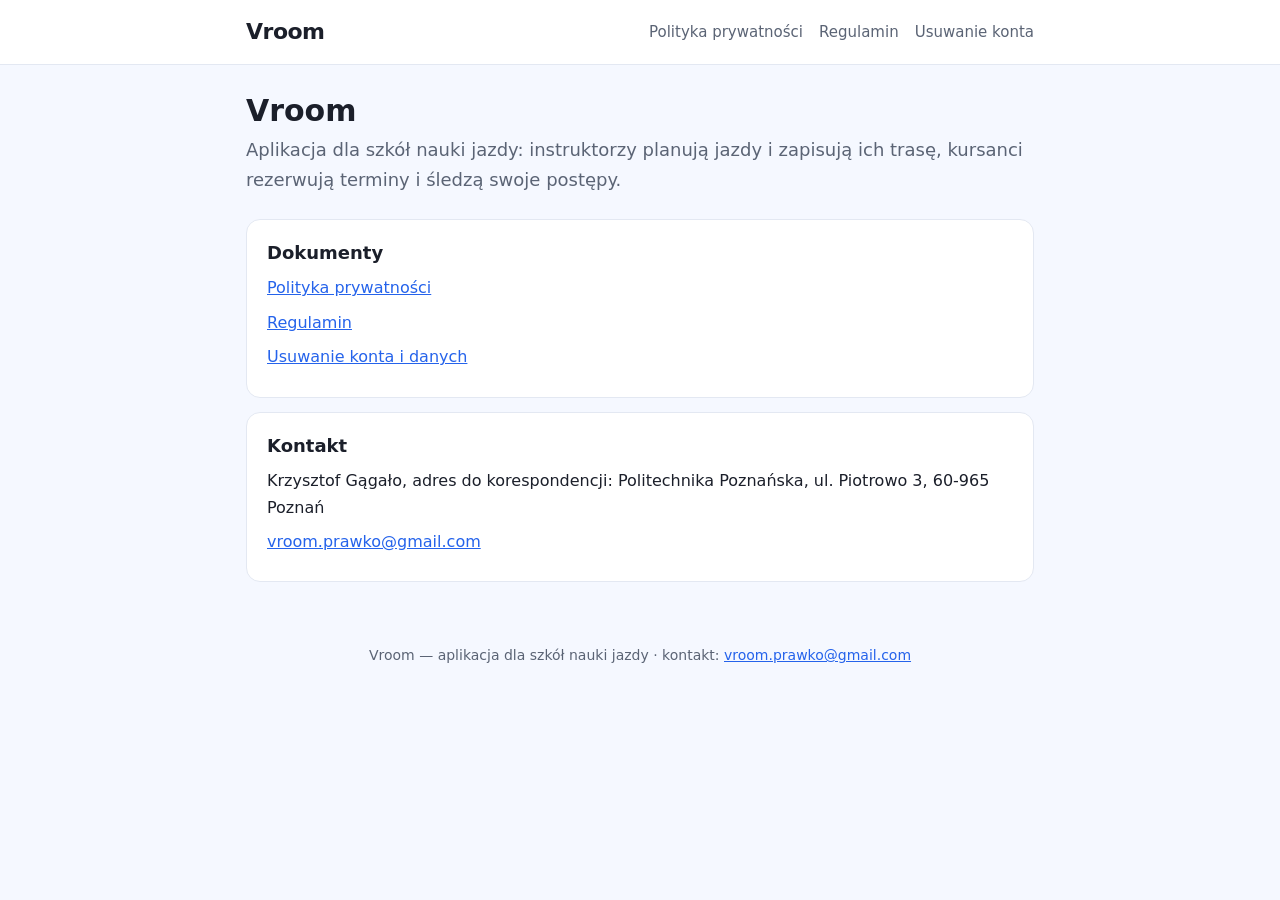
<file: index.html>
<!doctype html>
<html lang="pl"><head><meta charset="utf-8"><meta name="viewport" content="width=device-width,initial-scale=1">
<title>Vroom — Vroom</title><link rel="stylesheet" href="style.css"></head>
<body><header><div class="wrap"><a class="logo" href="index.html">Vroom</a><nav><a href="polityka-prywatnosci.html">Polityka prywatności</a><a href="regulamin.html">Regulamin</a><a href="usuwanie-konta.html">Usuwanie konta</a></nav></div></header>
<main><div class="wrap">
<h1>Vroom</h1>
<p class=lead>Aplikacja dla szkół nauki jazdy: instruktorzy planują jazdy i zapisują ich trasę, kursanci rezerwują terminy i śledzą swoje postępy.</p>
<section><h2>Dokumenty</h2><p><a href="polityka-prywatnosci.html">Polityka prywatności</a></p><p><a href="regulamin.html">Regulamin</a></p><p><a href="usuwanie-konta.html">Usuwanie konta i danych</a></p></section>
<section><h2>Kontakt</h2><p>Krzysztof Gągało, adres do korespondencji: Politechnika Poznańska, ul. Piotrowo 3, 60-965 Poznań</p><p><a href="mailto:vroom.prawko@gmail.com">vroom.prawko@gmail.com</a></p></section>
</div></main>
<footer>Vroom — aplikacja dla szkół nauki jazdy · kontakt: <a href="mailto:vroom.prawko@gmail.com">vroom.prawko@gmail.com</a></footer>
</body></html>
</file>
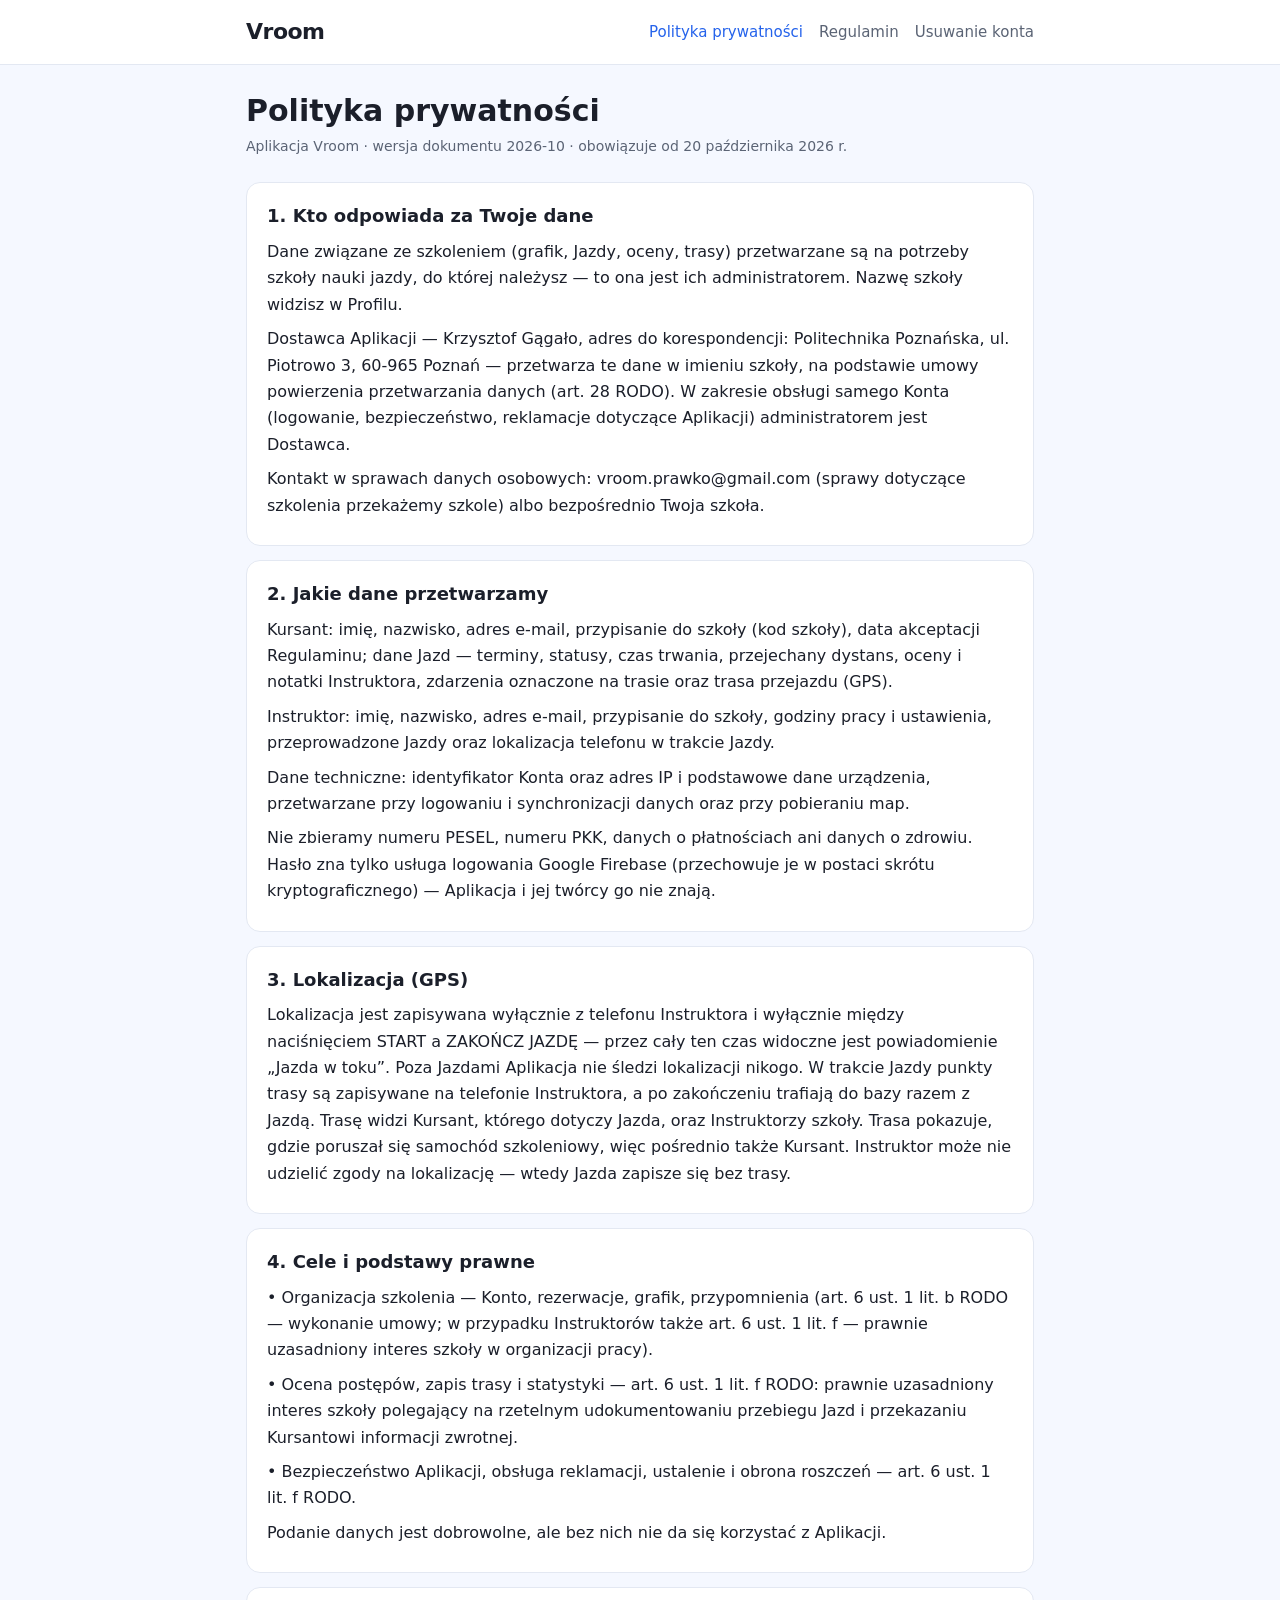
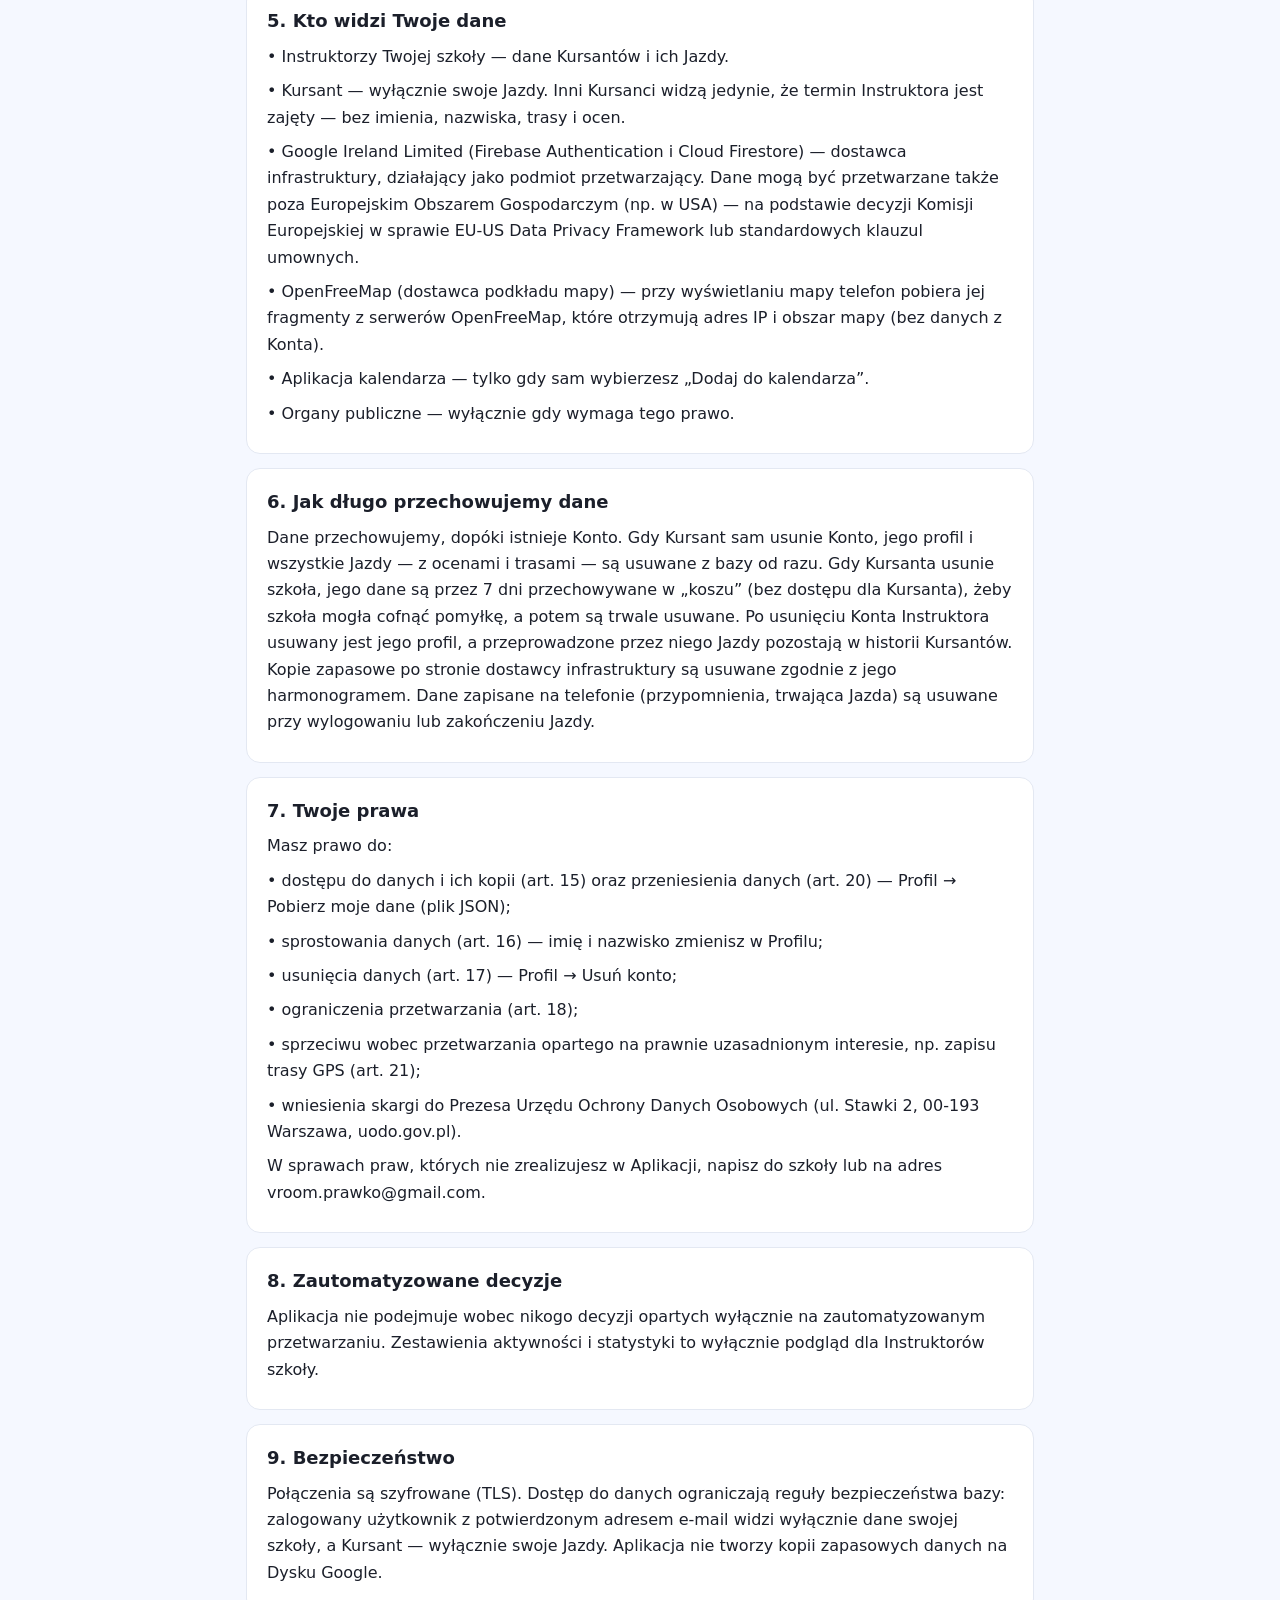
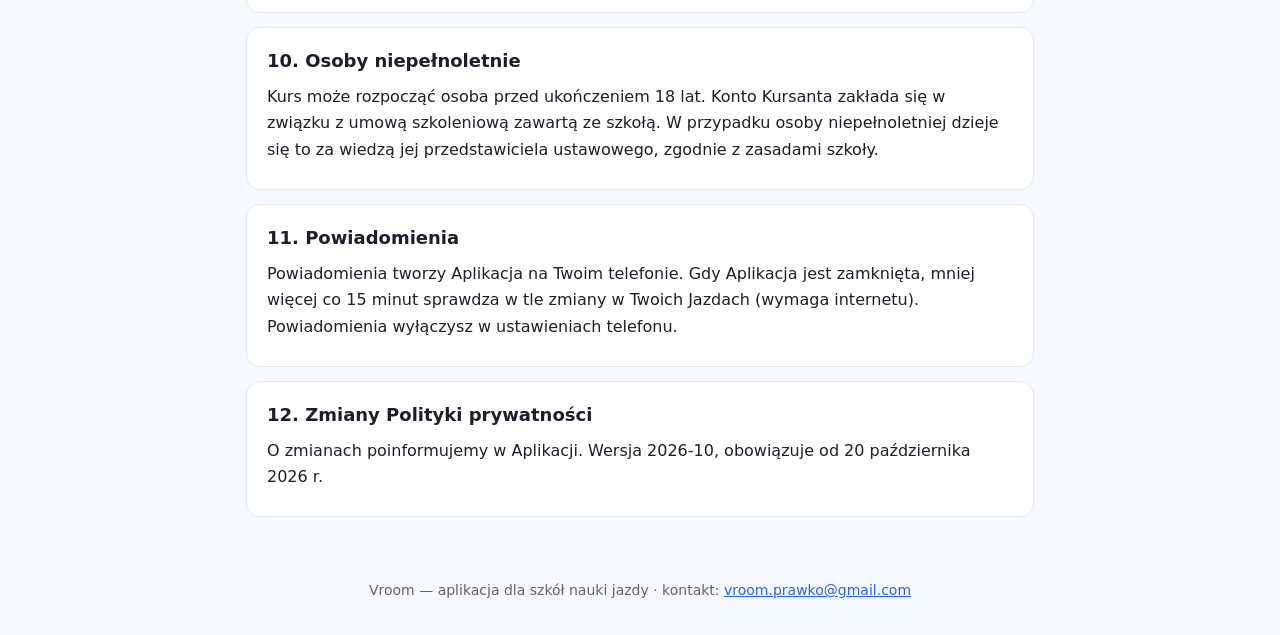
<file: polityka-prywatnosci.html>
<!doctype html>
<html lang="pl"><head><meta charset="utf-8"><meta name="viewport" content="width=device-width,initial-scale=1">
<title>Polityka prywatności — Vroom</title><link rel="stylesheet" href="style.css"></head>
<body><header><div class="wrap"><a class="logo" href="index.html">Vroom</a><nav><a href="polityka-prywatnosci.html" class=on>Polityka prywatności</a><a href="regulamin.html">Regulamin</a><a href="usuwanie-konta.html">Usuwanie konta</a></nav></div></header>
<main><div class="wrap"><h1>Polityka prywatności</h1><p class=meta>Aplikacja Vroom · wersja dokumentu 2026-10 · obowiązuje od 20 października 2026 r.</p><section><h2>1. Kto odpowiada za Twoje dane</h2><p>Dane związane ze szkoleniem (grafik, Jazdy, oceny, trasy) przetwarzane są na potrzeby szkoły nauki jazdy, do której należysz — to ona jest ich administratorem. Nazwę szkoły widzisz w Profilu.</p><p>Dostawca Aplikacji — Krzysztof Gągało, adres do korespondencji: Politechnika Poznańska, ul. Piotrowo 3, 60-965 Poznań — przetwarza te dane w imieniu szkoły, na podstawie umowy powierzenia przetwarzania danych (art. 28 RODO). W zakresie obsługi samego Konta (logowanie, bezpieczeństwo, reklamacje dotyczące Aplikacji) administratorem jest Dostawca.</p><p>Kontakt w sprawach danych osobowych: vroom.prawko@gmail.com (sprawy dotyczące szkolenia przekażemy szkole) albo bezpośrednio Twoja szkoła.</p></section><section><h2>2. Jakie dane przetwarzamy</h2><p>Kursant: imię, nazwisko, adres e-mail, przypisanie do szkoły (kod szkoły), data akceptacji Regulaminu; dane Jazd — terminy, statusy, czas trwania, przejechany dystans, oceny i notatki Instruktora, zdarzenia oznaczone na trasie oraz trasa przejazdu (GPS).</p><p>Instruktor: imię, nazwisko, adres e-mail, przypisanie do szkoły, godziny pracy i ustawienia, przeprowadzone Jazdy oraz lokalizacja telefonu w trakcie Jazdy.</p><p>Dane techniczne: identyfikator Konta oraz adres IP i podstawowe dane urządzenia, przetwarzane przy logowaniu i synchronizacji danych oraz przy pobieraniu map.</p><p>Nie zbieramy numeru PESEL, numeru PKK, danych o płatnościach ani danych o zdrowiu. Hasło zna tylko usługa logowania Google Firebase (przechowuje je w postaci skrótu kryptograficznego) — Aplikacja i jej twórcy go nie znają.</p></section><section><h2>3. Lokalizacja (GPS)</h2><p>Lokalizacja jest zapisywana wyłącznie z telefonu Instruktora i wyłącznie między naciśnięciem START a ZAKOŃCZ JAZDĘ — przez cały ten czas widoczne jest powiadomienie „Jazda w toku”. Poza Jazdami Aplikacja nie śledzi lokalizacji nikogo. W trakcie Jazdy punkty trasy są zapisywane na telefonie Instruktora, a po zakończeniu trafiają do bazy razem z Jazdą. Trasę widzi Kursant, którego dotyczy Jazda, oraz Instruktorzy szkoły. Trasa pokazuje, gdzie poruszał się samochód szkoleniowy, więc pośrednio także Kursant. Instruktor może nie udzielić zgody na lokalizację — wtedy Jazda zapisze się bez trasy.</p></section><section><h2>4. Cele i podstawy prawne</h2><p>• Organizacja szkolenia — Konto, rezerwacje, grafik, przypomnienia (art. 6 ust. 1 lit. b RODO — wykonanie umowy; w przypadku Instruktorów także art. 6 ust. 1 lit. f — prawnie uzasadniony interes szkoły w organizacji pracy).</p><p>• Ocena postępów, zapis trasy i statystyki — art. 6 ust. 1 lit. f RODO: prawnie uzasadniony interes szkoły polegający na rzetelnym udokumentowaniu przebiegu Jazd i przekazaniu Kursantowi informacji zwrotnej.</p><p>• Bezpieczeństwo Aplikacji, obsługa reklamacji, ustalenie i obrona roszczeń — art. 6 ust. 1 lit. f RODO.</p><p>Podanie danych jest dobrowolne, ale bez nich nie da się korzystać z Aplikacji.</p></section><section><h2>5. Kto widzi Twoje dane</h2><p>• Instruktorzy Twojej szkoły — dane Kursantów i ich Jazdy.</p><p>• Kursant — wyłącznie swoje Jazdy. Inni Kursanci widzą jedynie, że termin Instruktora jest zajęty — bez imienia, nazwiska, trasy i ocen.</p><p>• Google Ireland Limited (Firebase Authentication i Cloud Firestore) — dostawca infrastruktury, działający jako podmiot przetwarzający. Dane mogą być przetwarzane także poza Europejskim Obszarem Gospodarczym (np. w USA) — na podstawie decyzji Komisji Europejskiej w sprawie EU-US Data Privacy Framework lub standardowych klauzul umownych.</p><p>• OpenFreeMap (dostawca podkładu mapy) — przy wyświetlaniu mapy telefon pobiera jej fragmenty z serwerów OpenFreeMap, które otrzymują adres IP i obszar mapy (bez danych z Konta).</p><p>• Aplikacja kalendarza — tylko gdy sam wybierzesz „Dodaj do kalendarza”.</p><p>• Organy publiczne — wyłącznie gdy wymaga tego prawo.</p></section><section><h2>6. Jak długo przechowujemy dane</h2><p>Dane przechowujemy, dopóki istnieje Konto. Gdy Kursant sam usunie Konto, jego profil i wszystkie Jazdy — z ocenami i trasami — są usuwane z bazy od razu. Gdy Kursanta usunie szkoła, jego dane są przez 7 dni przechowywane w „koszu” (bez dostępu dla Kursanta), żeby szkoła mogła cofnąć pomyłkę, a potem są trwale usuwane. Po usunięciu Konta Instruktora usuwany jest jego profil, a przeprowadzone przez niego Jazdy pozostają w historii Kursantów. Kopie zapasowe po stronie dostawcy infrastruktury są usuwane zgodnie z jego harmonogramem. Dane zapisane na telefonie (przypomnienia, trwająca Jazda) są usuwane przy wylogowaniu lub zakończeniu Jazdy.</p></section><section><h2>7. Twoje prawa</h2><p>Masz prawo do:</p><p>• dostępu do danych i ich kopii (art. 15) oraz przeniesienia danych (art. 20) — Profil → Pobierz moje dane (plik JSON);</p><p>• sprostowania danych (art. 16) — imię i nazwisko zmienisz w Profilu;</p><p>• usunięcia danych (art. 17) — Profil → Usuń konto;</p><p>• ograniczenia przetwarzania (art. 18);</p><p>• sprzeciwu wobec przetwarzania opartego na prawnie uzasadnionym interesie, np. zapisu trasy GPS (art. 21);</p><p>• wniesienia skargi do Prezesa Urzędu Ochrony Danych Osobowych (ul. Stawki 2, 00-193 Warszawa, uodo.gov.pl).</p><p>W sprawach praw, których nie zrealizujesz w Aplikacji, napisz do szkoły lub na adres vroom.prawko@gmail.com.</p></section><section><h2>8. Zautomatyzowane decyzje</h2><p>Aplikacja nie podejmuje wobec nikogo decyzji opartych wyłącznie na zautomatyzowanym przetwarzaniu. Zestawienia aktywności i statystyki to wyłącznie podgląd dla Instruktorów szkoły.</p></section><section><h2>9. Bezpieczeństwo</h2><p>Połączenia są szyfrowane (TLS). Dostęp do danych ograniczają reguły bezpieczeństwa bazy: zalogowany użytkownik z potwierdzonym adresem e-mail widzi wyłącznie dane swojej szkoły, a Kursant — wyłącznie swoje Jazdy. Aplikacja nie tworzy kopii zapasowych danych na Dysku Google.</p></section><section><h2>10. Osoby niepełnoletnie</h2><p>Kurs może rozpocząć osoba przed ukończeniem 18 lat. Konto Kursanta zakłada się w związku z umową szkoleniową zawartą ze szkołą. W przypadku osoby niepełnoletniej dzieje się to za wiedzą jej przedstawiciela ustawowego, zgodnie z zasadami szkoły.</p></section><section><h2>11. Powiadomienia</h2><p>Powiadomienia tworzy Aplikacja na Twoim telefonie. Gdy Aplikacja jest zamknięta, mniej więcej co 15 minut sprawdza w tle zmiany w Twoich Jazdach (wymaga internetu). Powiadomienia wyłączysz w ustawieniach telefonu.</p></section><section><h2>12. Zmiany Polityki prywatności</h2><p>O zmianach poinformujemy w Aplikacji. Wersja 2026-10, obowiązuje od 20 października 2026 r.</p></section></div></main>
<footer>Vroom — aplikacja dla szkół nauki jazdy · kontakt: <a href="mailto:vroom.prawko@gmail.com">vroom.prawko@gmail.com</a></footer>
</body></html>
</file>
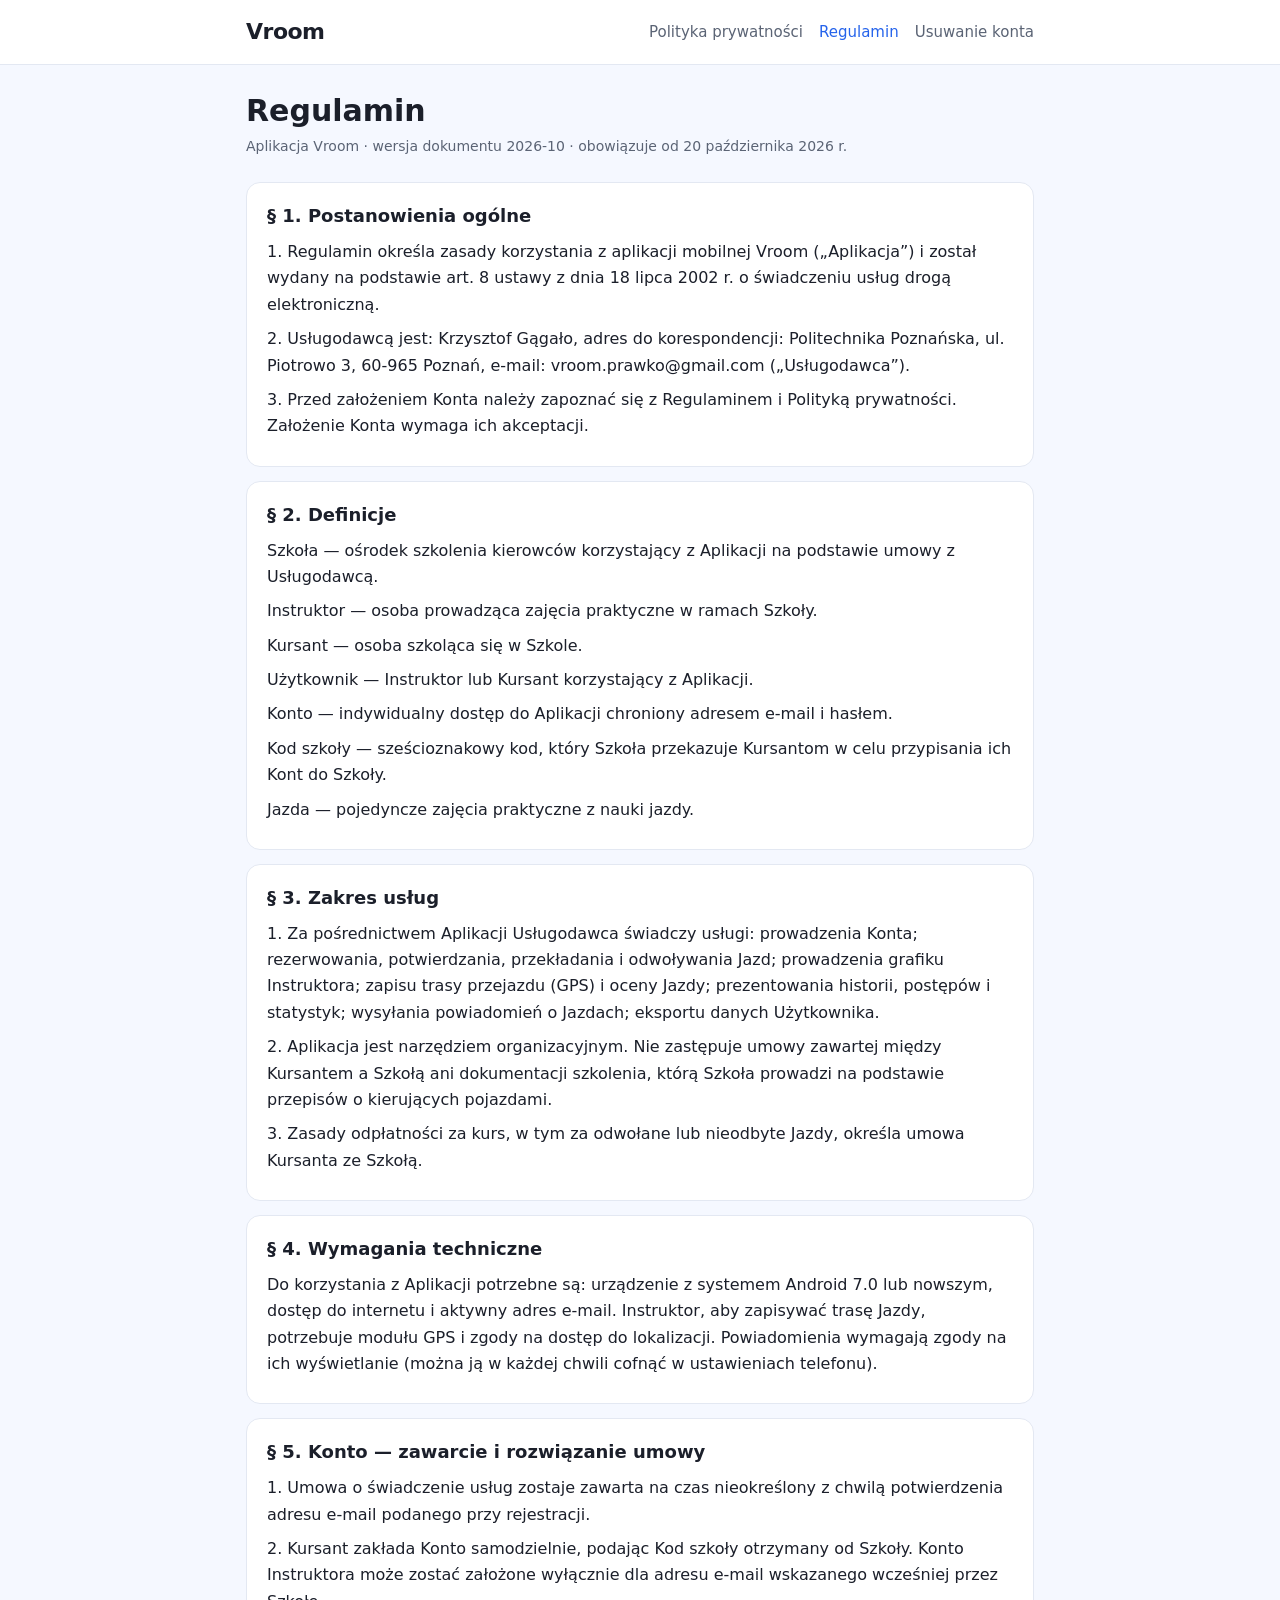
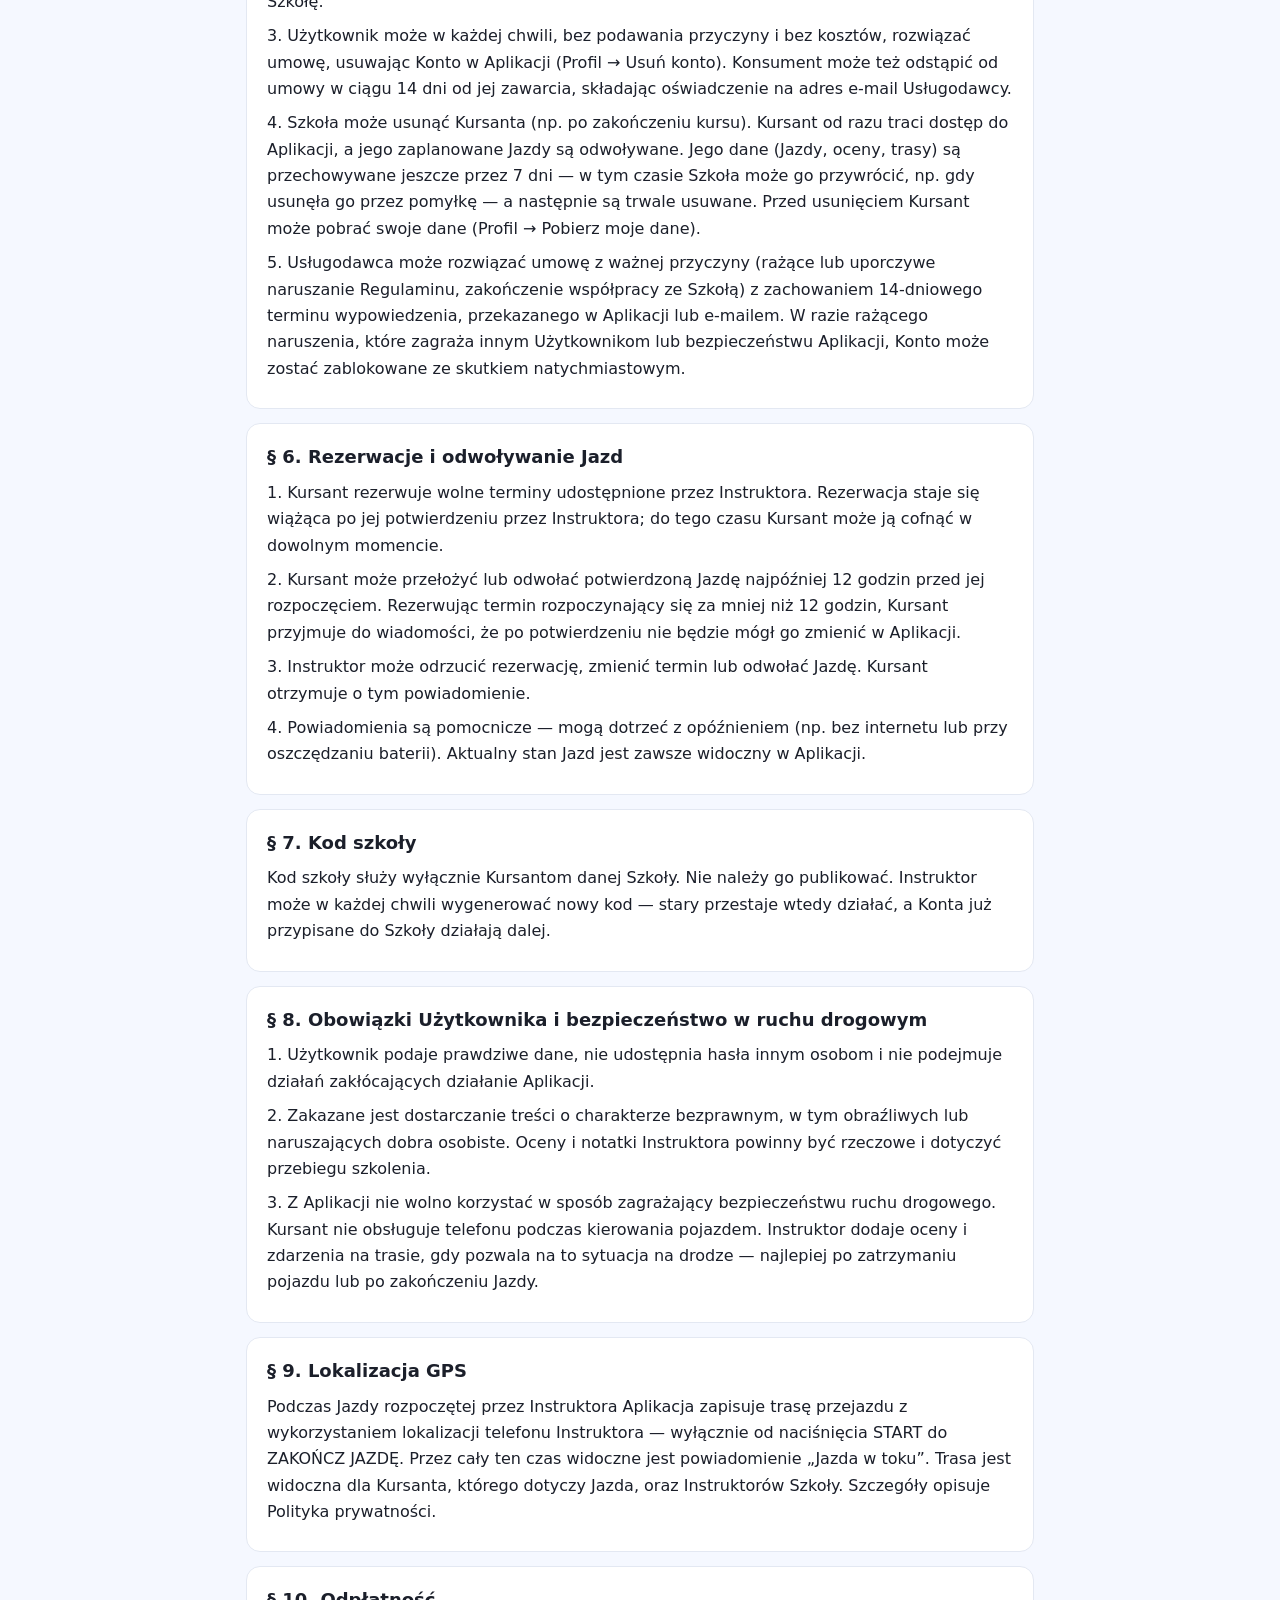
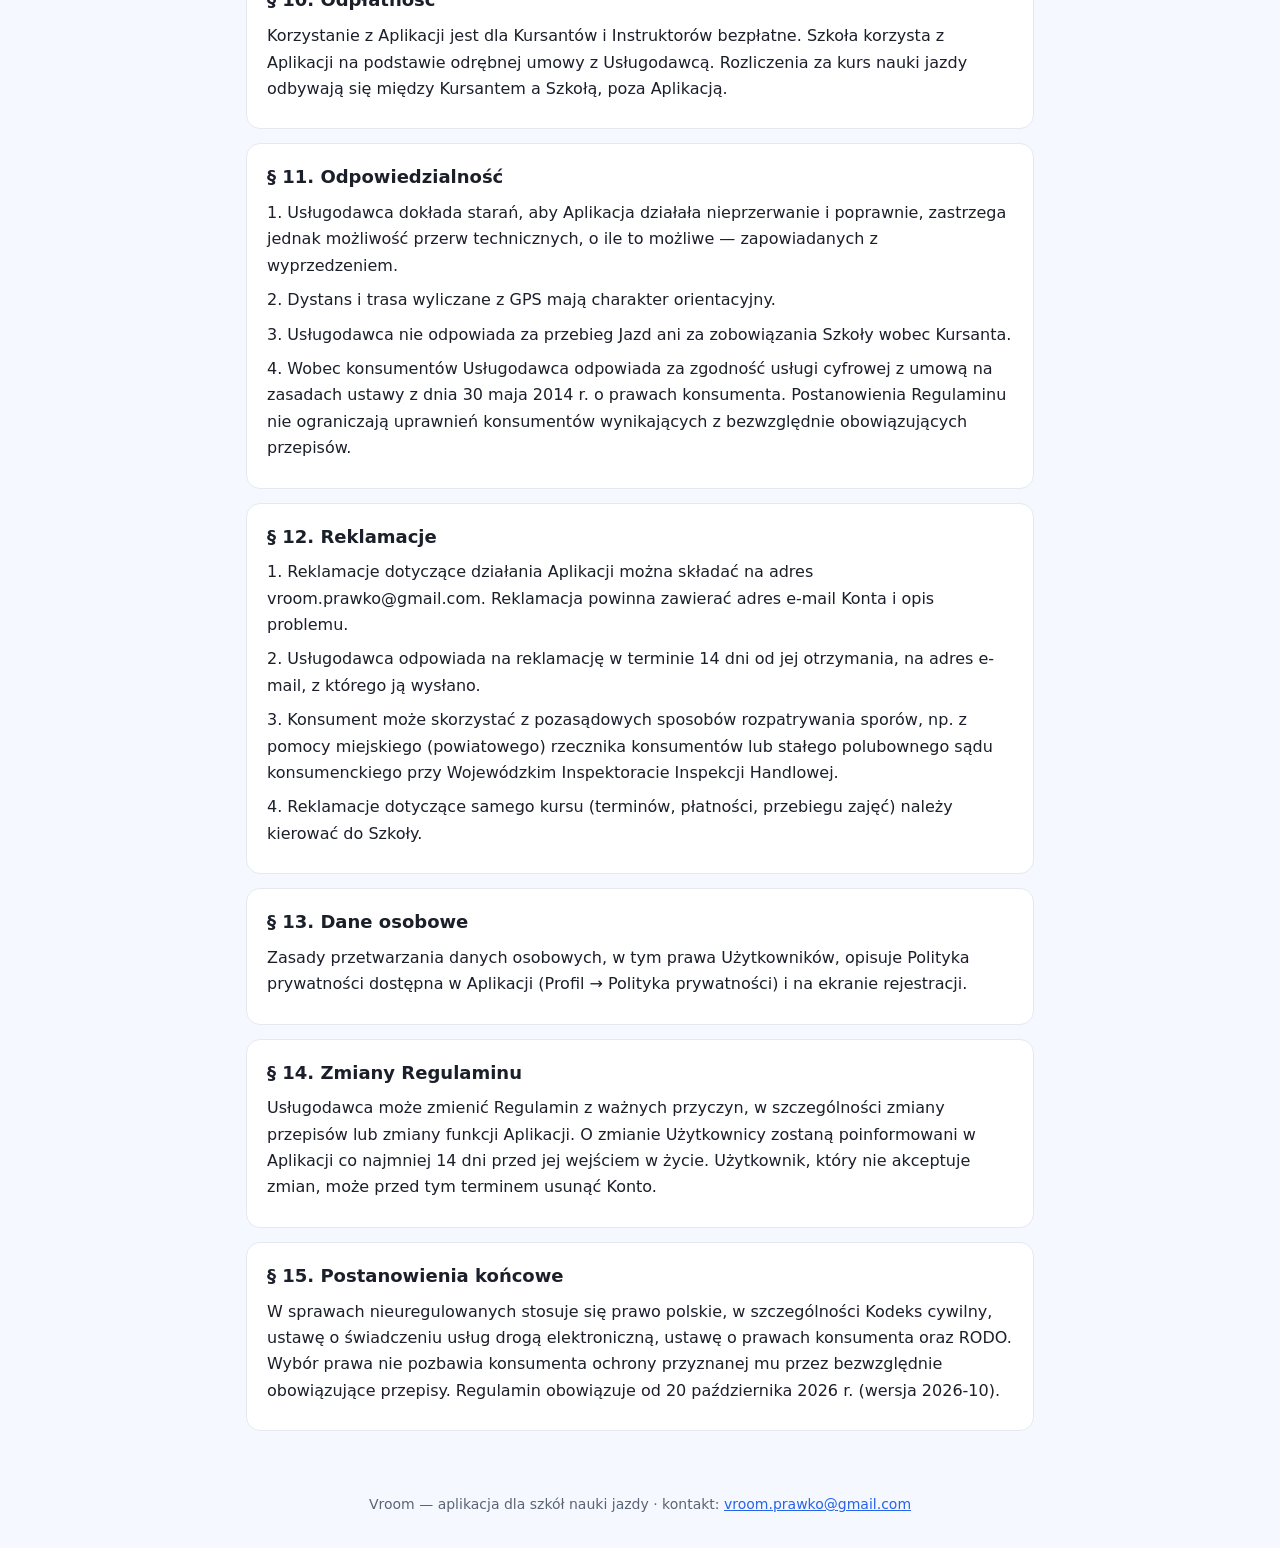
<file: regulamin.html>
<!doctype html>
<html lang="pl"><head><meta charset="utf-8"><meta name="viewport" content="width=device-width,initial-scale=1">
<title>Regulamin — Vroom</title><link rel="stylesheet" href="style.css"></head>
<body><header><div class="wrap"><a class="logo" href="index.html">Vroom</a><nav><a href="polityka-prywatnosci.html">Polityka prywatności</a><a href="regulamin.html" class=on>Regulamin</a><a href="usuwanie-konta.html">Usuwanie konta</a></nav></div></header>
<main><div class="wrap"><h1>Regulamin</h1><p class=meta>Aplikacja Vroom · wersja dokumentu 2026-10 · obowiązuje od 20 października 2026 r.</p><section><h2>§ 1. Postanowienia ogólne</h2><p>1. Regulamin określa zasady korzystania z aplikacji mobilnej Vroom („Aplikacja”) i został wydany na podstawie art. 8 ustawy z dnia 18 lipca 2002 r. o świadczeniu usług drogą elektroniczną.</p><p>2. Usługodawcą jest: Krzysztof Gągało, adres do korespondencji: Politechnika Poznańska, ul. Piotrowo 3, 60-965 Poznań, e-mail: vroom.prawko@gmail.com („Usługodawca”).</p><p>3. Przed założeniem Konta należy zapoznać się z Regulaminem i Polityką prywatności. Założenie Konta wymaga ich akceptacji.</p></section><section><h2>§ 2. Definicje</h2><p>Szkoła — ośrodek szkolenia kierowców korzystający z Aplikacji na podstawie umowy z Usługodawcą.</p><p>Instruktor — osoba prowadząca zajęcia praktyczne w ramach Szkoły.</p><p>Kursant — osoba szkoląca się w Szkole.</p><p>Użytkownik — Instruktor lub Kursant korzystający z Aplikacji.</p><p>Konto — indywidualny dostęp do Aplikacji chroniony adresem e-mail i hasłem.</p><p>Kod szkoły — sześcioznakowy kod, który Szkoła przekazuje Kursantom w celu przypisania ich Kont do Szkoły.</p><p>Jazda — pojedyncze zajęcia praktyczne z nauki jazdy.</p></section><section><h2>§ 3. Zakres usług</h2><p>1. Za pośrednictwem Aplikacji Usługodawca świadczy usługi: prowadzenia Konta; rezerwowania, potwierdzania, przekładania i odwoływania Jazd; prowadzenia grafiku Instruktora; zapisu trasy przejazdu (GPS) i oceny Jazdy; prezentowania historii, postępów i statystyk; wysyłania powiadomień o Jazdach; eksportu danych Użytkownika.</p><p>2. Aplikacja jest narzędziem organizacyjnym. Nie zastępuje umowy zawartej między Kursantem a Szkołą ani dokumentacji szkolenia, którą Szkoła prowadzi na podstawie przepisów o kierujących pojazdami.</p><p>3. Zasady odpłatności za kurs, w tym za odwołane lub nieodbyte Jazdy, określa umowa Kursanta ze Szkołą.</p></section><section><h2>§ 4. Wymagania techniczne</h2><p>Do korzystania z Aplikacji potrzebne są: urządzenie z systemem Android 7.0 lub nowszym, dostęp do internetu i aktywny adres e-mail. Instruktor, aby zapisywać trasę Jazdy, potrzebuje modułu GPS i zgody na dostęp do lokalizacji. Powiadomienia wymagają zgody na ich wyświetlanie (można ją w każdej chwili cofnąć w ustawieniach telefonu).</p></section><section><h2>§ 5. Konto — zawarcie i rozwiązanie umowy</h2><p>1. Umowa o świadczenie usług zostaje zawarta na czas nieokreślony z chwilą potwierdzenia adresu e-mail podanego przy rejestracji.</p><p>2. Kursant zakłada Konto samodzielnie, podając Kod szkoły otrzymany od Szkoły. Konto Instruktora może zostać założone wyłącznie dla adresu e-mail wskazanego wcześniej przez Szkołę.</p><p>3. Użytkownik może w każdej chwili, bez podawania przyczyny i bez kosztów, rozwiązać umowę, usuwając Konto w Aplikacji (Profil → Usuń konto). Konsument może też odstąpić od umowy w ciągu 14 dni od jej zawarcia, składając oświadczenie na adres e-mail Usługodawcy.</p><p>4. Szkoła może usunąć Kursanta (np. po zakończeniu kursu). Kursant od razu traci dostęp do Aplikacji, a jego zaplanowane Jazdy są odwoływane. Jego dane (Jazdy, oceny, trasy) są przechowywane jeszcze przez 7 dni — w tym czasie Szkoła może go przywrócić, np. gdy usunęła go przez pomyłkę — a następnie są trwale usuwane. Przed usunięciem Kursant może pobrać swoje dane (Profil → Pobierz moje dane).</p><p>5. Usługodawca może rozwiązać umowę z ważnej przyczyny (rażące lub uporczywe naruszanie Regulaminu, zakończenie współpracy ze Szkołą) z zachowaniem 14-dniowego terminu wypowiedzenia, przekazanego w Aplikacji lub e-mailem. W razie rażącego naruszenia, które zagraża innym Użytkownikom lub bezpieczeństwu Aplikacji, Konto może zostać zablokowane ze skutkiem natychmiastowym.</p></section><section><h2>§ 6. Rezerwacje i odwoływanie Jazd</h2><p>1. Kursant rezerwuje wolne terminy udostępnione przez Instruktora. Rezerwacja staje się wiążąca po jej potwierdzeniu przez Instruktora; do tego czasu Kursant może ją cofnąć w dowolnym momencie.</p><p>2. Kursant może przełożyć lub odwołać potwierdzoną Jazdę najpóźniej 12 godzin przed jej rozpoczęciem. Rezerwując termin rozpoczynający się za mniej niż 12 godzin, Kursant przyjmuje do wiadomości, że po potwierdzeniu nie będzie mógł go zmienić w Aplikacji.</p><p>3. Instruktor może odrzucić rezerwację, zmienić termin lub odwołać Jazdę. Kursant otrzymuje o tym powiadomienie.</p><p>4. Powiadomienia są pomocnicze — mogą dotrzeć z opóźnieniem (np. bez internetu lub przy oszczędzaniu baterii). Aktualny stan Jazd jest zawsze widoczny w Aplikacji.</p></section><section><h2>§ 7. Kod szkoły</h2><p>Kod szkoły służy wyłącznie Kursantom danej Szkoły. Nie należy go publikować. Instruktor może w każdej chwili wygenerować nowy kod — stary przestaje wtedy działać, a Konta już przypisane do Szkoły działają dalej.</p></section><section><h2>§ 8. Obowiązki Użytkownika i bezpieczeństwo w ruchu drogowym</h2><p>1. Użytkownik podaje prawdziwe dane, nie udostępnia hasła innym osobom i nie podejmuje działań zakłócających działanie Aplikacji.</p><p>2. Zakazane jest dostarczanie treści o charakterze bezprawnym, w tym obraźliwych lub naruszających dobra osobiste. Oceny i notatki Instruktora powinny być rzeczowe i dotyczyć przebiegu szkolenia.</p><p>3. Z Aplikacji nie wolno korzystać w sposób zagrażający bezpieczeństwu ruchu drogowego. Kursant nie obsługuje telefonu podczas kierowania pojazdem. Instruktor dodaje oceny i zdarzenia na trasie, gdy pozwala na to sytuacja na drodze — najlepiej po zatrzymaniu pojazdu lub po zakończeniu Jazdy.</p></section><section><h2>§ 9. Lokalizacja GPS</h2><p>Podczas Jazdy rozpoczętej przez Instruktora Aplikacja zapisuje trasę przejazdu z wykorzystaniem lokalizacji telefonu Instruktora — wyłącznie od naciśnięcia START do ZAKOŃCZ JAZDĘ. Przez cały ten czas widoczne jest powiadomienie „Jazda w toku”. Trasa jest widoczna dla Kursanta, którego dotyczy Jazda, oraz Instruktorów Szkoły. Szczegóły opisuje Polityka prywatności.</p></section><section><h2>§ 10. Odpłatność</h2><p>Korzystanie z Aplikacji jest dla Kursantów i Instruktorów bezpłatne. Szkoła korzysta z Aplikacji na podstawie odrębnej umowy z Usługodawcą. Rozliczenia za kurs nauki jazdy odbywają się między Kursantem a Szkołą, poza Aplikacją.</p></section><section><h2>§ 11. Odpowiedzialność</h2><p>1. Usługodawca dokłada starań, aby Aplikacja działała nieprzerwanie i poprawnie, zastrzega jednak możliwość przerw technicznych, o ile to możliwe — zapowiadanych z wyprzedzeniem.</p><p>2. Dystans i trasa wyliczane z GPS mają charakter orientacyjny.</p><p>3. Usługodawca nie odpowiada za przebieg Jazd ani za zobowiązania Szkoły wobec Kursanta.</p><p>4. Wobec konsumentów Usługodawca odpowiada za zgodność usługi cyfrowej z umową na zasadach ustawy z dnia 30 maja 2014 r. o prawach konsumenta. Postanowienia Regulaminu nie ograniczają uprawnień konsumentów wynikających z bezwzględnie obowiązujących przepisów.</p></section><section><h2>§ 12. Reklamacje</h2><p>1. Reklamacje dotyczące działania Aplikacji można składać na adres vroom.prawko@gmail.com. Reklamacja powinna zawierać adres e-mail Konta i opis problemu.</p><p>2. Usługodawca odpowiada na reklamację w terminie 14 dni od jej otrzymania, na adres e-mail, z którego ją wysłano.</p><p>3. Konsument może skorzystać z pozasądowych sposobów rozpatrywania sporów, np. z pomocy miejskiego (powiatowego) rzecznika konsumentów lub stałego polubownego sądu konsumenckiego przy Wojewódzkim Inspektoracie Inspekcji Handlowej.</p><p>4. Reklamacje dotyczące samego kursu (terminów, płatności, przebiegu zajęć) należy kierować do Szkoły.</p></section><section><h2>§ 13. Dane osobowe</h2><p>Zasady przetwarzania danych osobowych, w tym prawa Użytkowników, opisuje Polityka prywatności dostępna w Aplikacji (Profil → Polityka prywatności) i na ekranie rejestracji.</p></section><section><h2>§ 14. Zmiany Regulaminu</h2><p>Usługodawca może zmienić Regulamin z ważnych przyczyn, w szczególności zmiany przepisów lub zmiany funkcji Aplikacji. O zmianie Użytkownicy zostaną poinformowani w Aplikacji co najmniej 14 dni przed jej wejściem w życie. Użytkownik, który nie akceptuje zmian, może przed tym terminem usunąć Konto.</p></section><section><h2>§ 15. Postanowienia końcowe</h2><p>W sprawach nieuregulowanych stosuje się prawo polskie, w szczególności Kodeks cywilny, ustawę o świadczeniu usług drogą elektroniczną, ustawę o prawach konsumenta oraz RODO. Wybór prawa nie pozbawia konsumenta ochrony przyznanej mu przez bezwzględnie obowiązujące przepisy. Regulamin obowiązuje od 20 października 2026 r. (wersja 2026-10).</p></section></div></main>
<footer>Vroom — aplikacja dla szkół nauki jazdy · kontakt: <a href="mailto:vroom.prawko@gmail.com">vroom.prawko@gmail.com</a></footer>
</body></html>
</file>
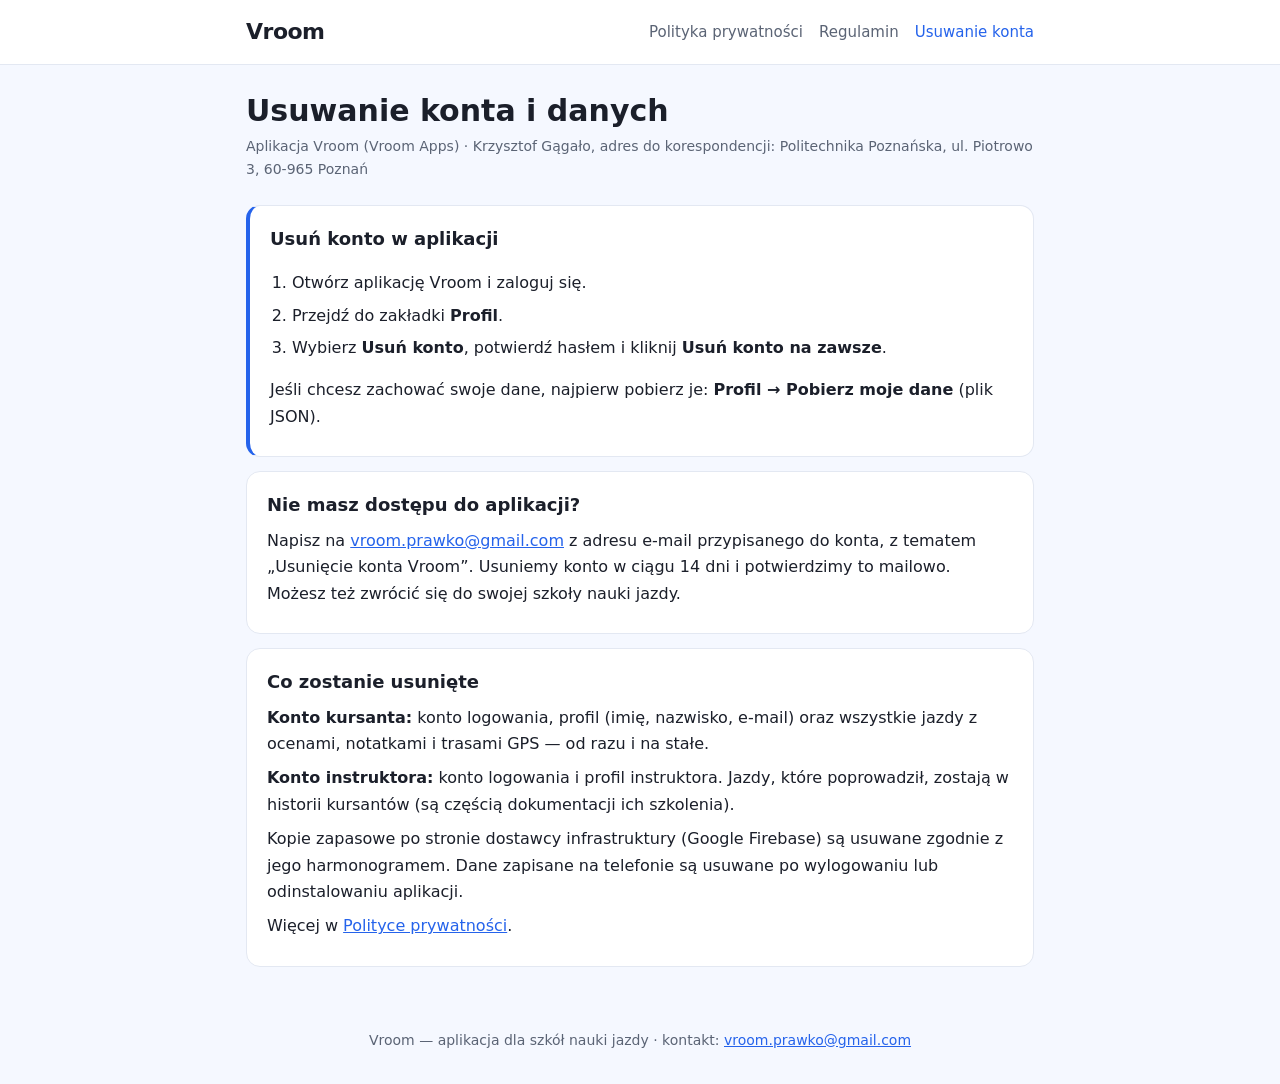
<file: usuwanie-konta.html>
<!doctype html>
<html lang="pl"><head><meta charset="utf-8"><meta name="viewport" content="width=device-width,initial-scale=1">
<title>Usuwanie konta — Vroom</title><link rel="stylesheet" href="style.css"></head>
<body><header><div class="wrap"><a class="logo" href="index.html">Vroom</a><nav><a href="polityka-prywatnosci.html">Polityka prywatności</a><a href="regulamin.html">Regulamin</a><a href="usuwanie-konta.html" class=on>Usuwanie konta</a></nav></div></header>
<main><div class="wrap">
<h1>Usuwanie konta i danych</h1>
<p class=meta>Aplikacja Vroom (Vroom Apps) · Krzysztof Gągało, adres do korespondencji: Politechnika Poznańska, ul. Piotrowo 3, 60-965 Poznań</p>
<section class=box><h2>Usuń konto w aplikacji</h2>
<ol><li>Otwórz aplikację Vroom i zaloguj się.</li>
<li>Przejdź do zakładki <b>Profil</b>.</li>
<li>Wybierz <b>Usuń konto</b>, potwierdź hasłem i kliknij <b>Usuń konto na zawsze</b>.</li></ol>
<p>Jeśli chcesz zachować swoje dane, najpierw pobierz je: <b>Profil → Pobierz moje dane</b> (plik JSON).</p></section>
<section><h2>Nie masz dostępu do aplikacji?</h2>
<p>Napisz na <a href="mailto:vroom.prawko@gmail.com?subject=Usuni%C4%99cie%20konta%20Vroom">vroom.prawko@gmail.com</a> z adresu e-mail przypisanego do konta, z tematem „Usunięcie konta Vroom”. Usuniemy konto w ciągu 14 dni i potwierdzimy to mailowo. Możesz też zwrócić się do swojej szkoły nauki jazdy.</p></section>
<section><h2>Co zostanie usunięte</h2>
<p><b>Konto kursanta:</b> konto logowania, profil (imię, nazwisko, e-mail) oraz wszystkie jazdy z ocenami, notatkami i trasami GPS — od razu i na stałe.</p>
<p><b>Konto instruktora:</b> konto logowania i profil instruktora. Jazdy, które poprowadził, zostają w historii kursantów (są częścią dokumentacji ich szkolenia).</p>
<p>Kopie zapasowe po stronie dostawcy infrastruktury (Google Firebase) są usuwane zgodnie z jego harmonogramem. Dane zapisane na telefonie są usuwane po wylogowaniu lub odinstalowaniu aplikacji.</p>
<p>Więcej w <a href="polityka-prywatnosci.html">Polityce prywatności</a>.</p></section>
</div></main>
<footer>Vroom — aplikacja dla szkół nauki jazdy · kontakt: <a href="mailto:vroom.prawko@gmail.com">vroom.prawko@gmail.com</a></footer>
</body></html>
</file>
<file: style.css>
:root{--bg:#f5f8ff;--card:#fff;--text:#1b1f2a;--muted:#5b6475;--accent:#2563eb;--line:#e3e8f2}
@media (prefers-color-scheme:dark){:root{--bg:#0f1420;--card:#171e2d;--text:#e8ecf4;--muted:#9aa4b8;--accent:#6ea0ff;--line:#263048}}
*{box-sizing:border-box}
body{margin:0;background:var(--bg);color:var(--text);font:16px/1.65 system-ui,-apple-system,"Segoe UI",Roboto,sans-serif}
header{background:var(--card);border-bottom:1px solid var(--line)}
.wrap{max-width:820px;margin:0 auto;padding:0 16px}
header .wrap{display:flex;align-items:center;justify-content:space-between;gap:12px;padding-top:14px;padding-bottom:14px;flex-wrap:wrap}
.logo{font-weight:800;font-size:22px;color:var(--text);text-decoration:none;letter-spacing:-.5px}
nav{display:flex;flex-wrap:wrap;gap:4px 16px}
nav a{color:var(--muted);text-decoration:none;font-size:15px}
nav a:hover,nav a.on{color:var(--accent)}
main{padding:28px 0 48px}
h1{font-size:30px;line-height:1.2;margin:0 0 6px}
.meta{color:var(--muted);margin:0 0 24px;font-size:14px}
section{background:var(--card);border:1px solid var(--line);border-radius:14px;padding:18px 20px;margin:0 0 14px}
h2{font-size:18px;margin:0 0 8px}
p{margin:0 0 8px}
ol{padding-left:22px}li{margin-bottom:6px}
a{color:var(--accent)}
.lead{font-size:18px;color:var(--muted);margin:0 0 24px}
.box{border-left:4px solid var(--accent)}
footer{color:var(--muted);font-size:14px;text-align:center;padding:0 16px 32px}
</file>
